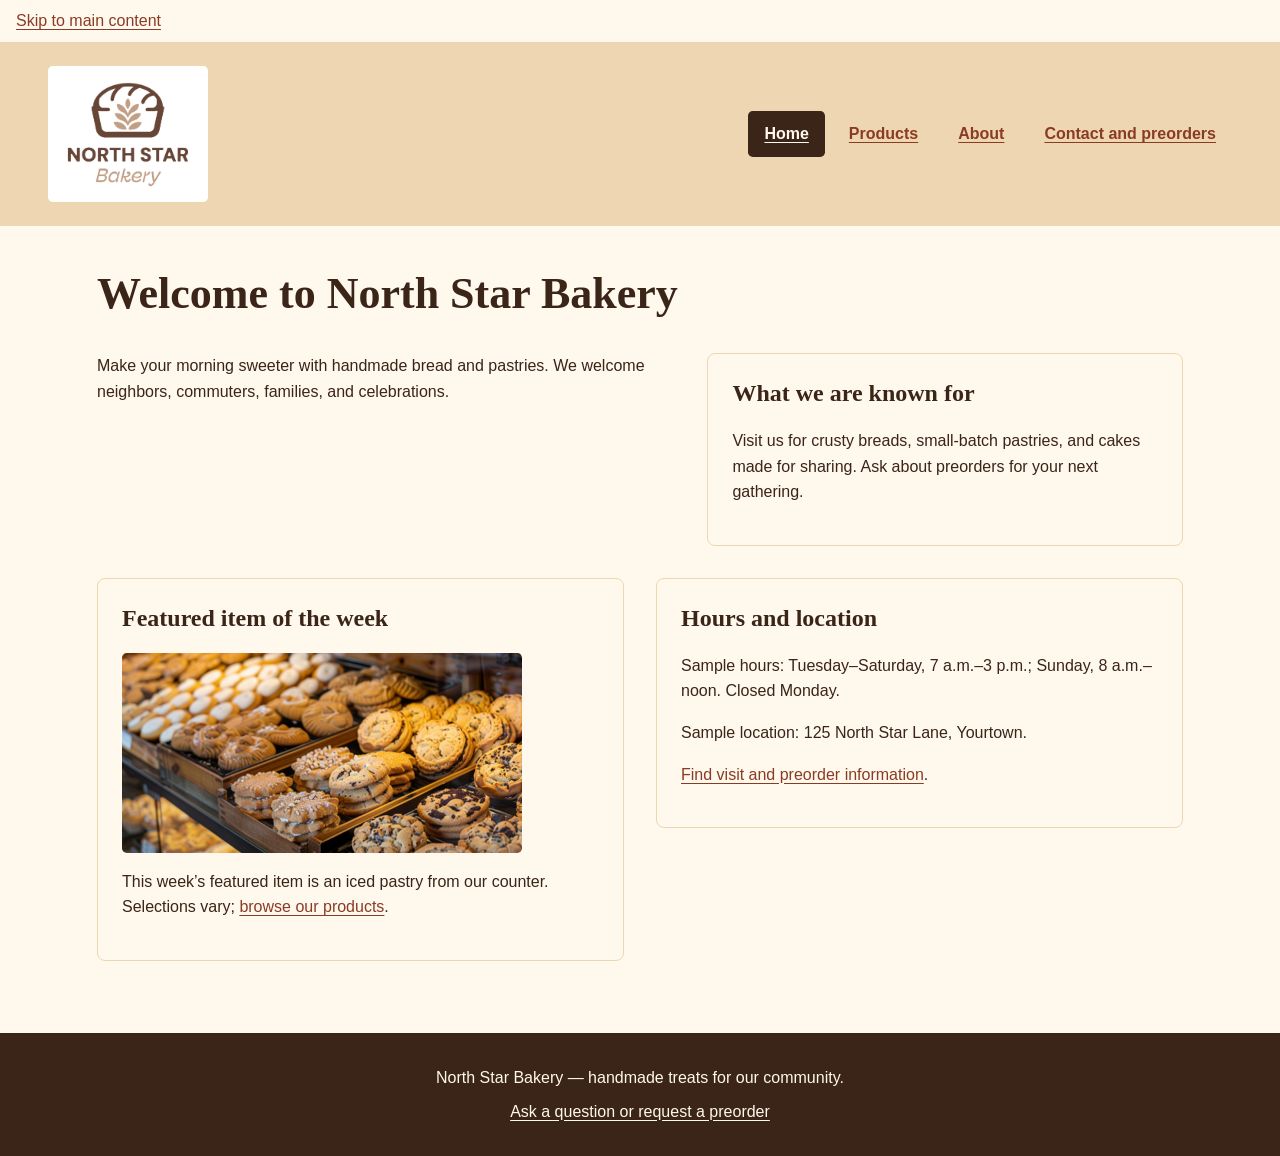
<file: index.html>
<!DOCTYPE html>
<html lang="en">
<head>
  <meta charset="UTF-8">
  <meta name="viewport" content="width=device-width, initial-scale=1">
  <title>Home | North Star Bakery</title>
  <link rel="stylesheet" href="styles.css">
  <script src="script.js" defer></script>
</head>
<body>
  <a href="#main-content">Skip to main content</a>
  <header>
    <img src="assets/bakery-logo_c.png" width="200"
         alt="North Star Bakery logo with a loaf and wheat stalk">
    <nav aria-label="Main navigation">
      <ul>
        <li><a href="index.html" aria-current="page">Home</a></li>
        <li><a href="products.html">Products</a></li>
        <li><a href="about.html">About</a></li>
        <li><a href="contact.html">Contact and preorders</a></li>
      </ul>
    </nav>
  </header>
  <main id="main-content">
    <h1>Welcome to North Star Bakery</h1>
    <p>Make your morning sweeter with handmade bread and pastries.
       We welcome neighbors, commuters, families, and celebrations.</p>
    <section>
      <h2>What we are known for</h2>
      <p>Visit us for crusty breads, small-batch pastries, and cakes
         made for sharing. Ask about preorders for your next gathering.</p>
    </section>
    <section>
      <h2>Featured item of the week</h2>
      <picture>
        <source media="(min-width: 800px)"
                srcset="assets/bakery-feature-large_c.png">
        <img src="assets/bakery-feature-small_c.png" width="400"
             alt="Bakery display filled with cookies and iced pastries">
      </picture>
      <p>This week’s featured item is an iced pastry from our counter.
         Selections vary; <a href="products.html">browse our products</a>.</p>
    </section>
    <section>
      <h2>Hours and location</h2>
      <p>Sample hours: Tuesday–Saturday, 7 a.m.–3 p.m.;
         Sunday, 8 a.m.–noon. Closed Monday.</p>
      <p>Sample location: 125 North Star Lane, Yourtown.</p>
      <p><a href="contact.html">Find visit and preorder information</a>.</p>
    </section>
  </main>
  <footer>
    <p>North Star Bakery — handmade treats for our community.</p>
    <p><a href="contact.html">Ask a question or request a preorder</a></p>
  </footer>
</body>
</html>
</file>
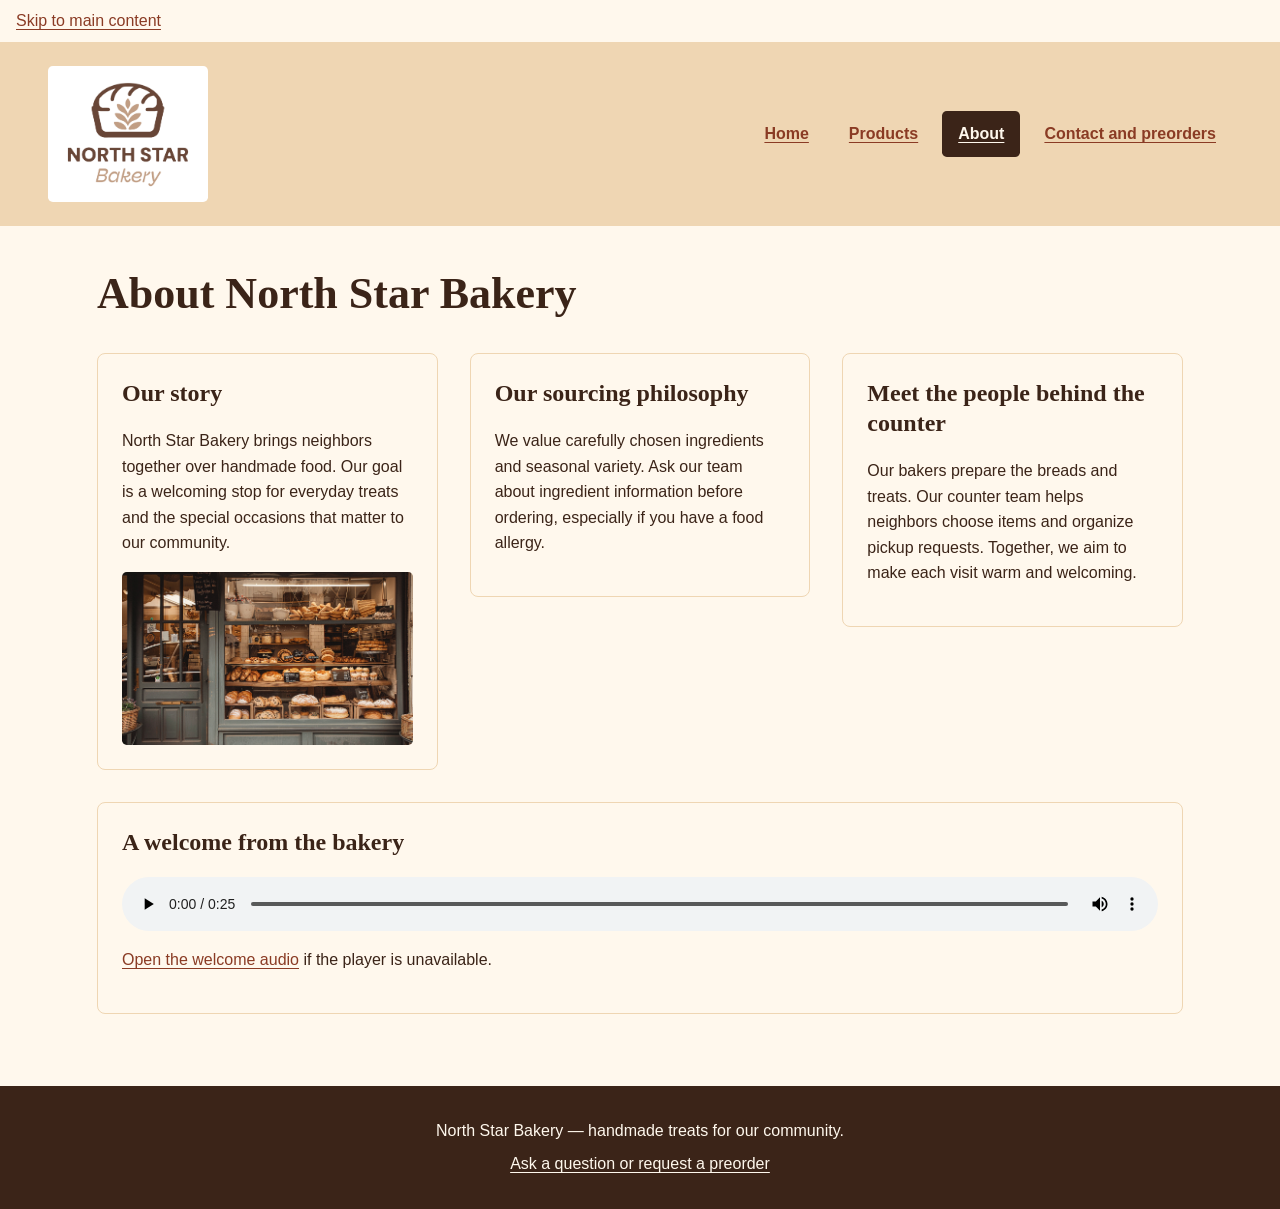
<file: about.html>
<!DOCTYPE html>
<html lang="en">
<head>
  <meta charset="UTF-8">
  <meta name="viewport" content="width=device-width, initial-scale=1">
  <title>About | North Star Bakery</title>
  <link rel="stylesheet" href="styles.css">
  <script src="script.js" defer></script>
</head>
<body>
  <a href="#main-content">Skip to main content</a>
  <header>
    <img src="assets/bakery-logo_c.png" width="200"
         alt="North Star Bakery logo with a loaf and wheat stalk">
    <nav aria-label="Main navigation">
      <ul>
        <li><a href="index.html">Home</a></li>
        <li><a href="products.html">Products</a></li>
        <li><a href="about.html" aria-current="page">About</a></li>
        <li><a href="contact.html">Contact and preorders</a></li>
      </ul>
    </nav>
  </header>
  <main id="main-content">
    <h1>About North Star Bakery</h1>
    <section>
      <h2>Our story</h2>
      <p>North Star Bakery brings neighbors together over handmade
         food. Our goal is a welcoming stop for everyday treats and
         the special occasions that matter to our community.</p>
      <img src="assets/bakery-storefront_c.png" width="450"
           alt="Warmly lit bakery window displaying breads and pastries">
    </section>
    <section>
      <h2>Our sourcing philosophy</h2>
      <p>We value carefully chosen ingredients and seasonal variety.
         Ask our team about ingredient information before ordering,
         especially if you have a food allergy.</p>
    </section>
    <section>
      <h2>Meet the people behind the counter</h2>
      <p>Our bakers prepare the breads and treats. Our counter team
         helps neighbors choose items and organize pickup requests.
         Together, we aim to make each visit warm and welcoming.</p>
    </section>
    <section>
      <h2>A welcome from the bakery</h2>
      <audio controls preload="metadata">
        <source src="assets/bakery-welcome_c.mp3" type="audio/mpeg">
        Your browser does not support audio playback.
        <a href="assets/bakery-welcome_c.mp3">Download the welcome audio</a>.
      </audio>
      <p><a href="assets/bakery-welcome_c.mp3">Open the welcome audio</a>
         if the player is unavailable.</p>
    </section>
  </main>
  <footer>
    <p>North Star Bakery — handmade treats for our community.</p>
    <p><a href="contact.html">Ask a question or request a preorder</a></p>
  </footer>
</body>
</html>
</file>
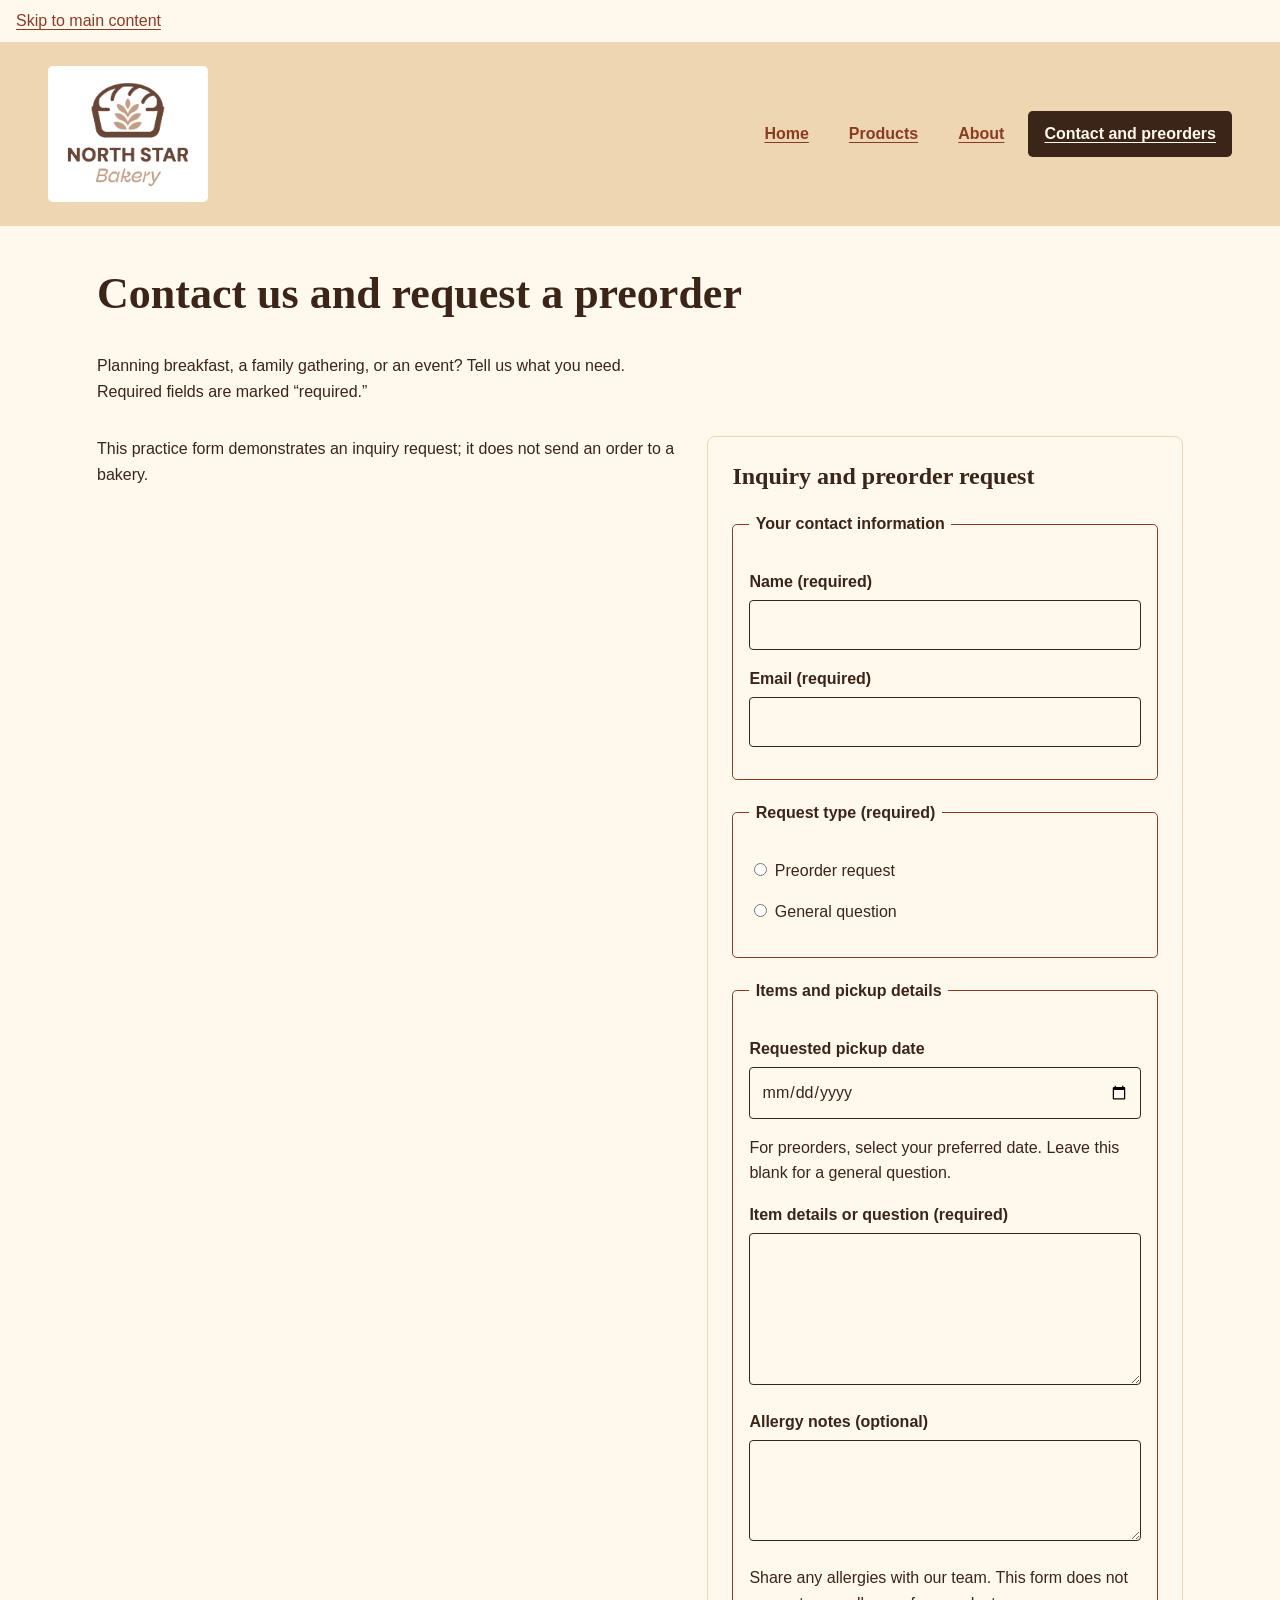
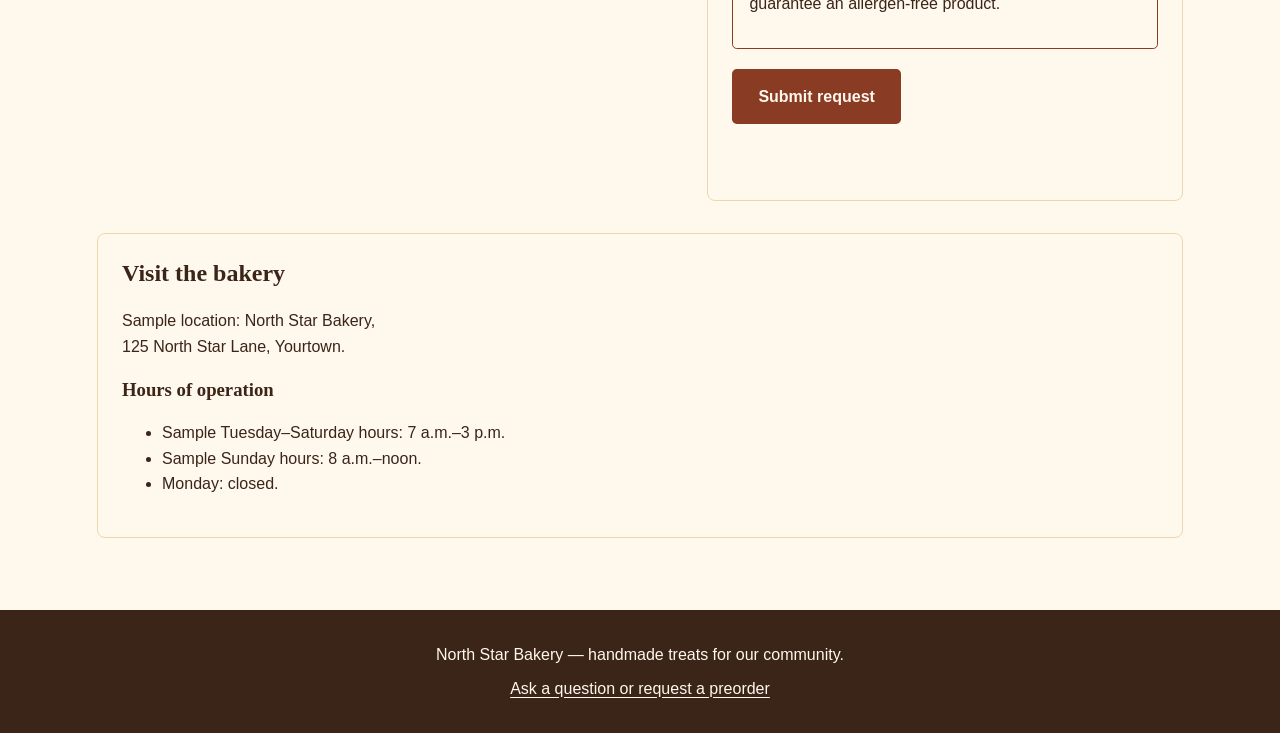
<file: contact.html>
<!DOCTYPE html>
<html lang="en">
<head>
  <meta charset="UTF-8">
  <meta name="viewport" content="width=device-width, initial-scale=1">
  <title>Contact | North Star Bakery</title>
  <link rel="stylesheet" href="styles.css">
  <script src="script.js" defer></script>
</head>
<body>
  <a href="#main-content">Skip to main content</a>
  <header>
    <img src="assets/bakery-logo_c.png" width="200"
         alt="North Star Bakery logo with a loaf and wheat stalk">
    <nav aria-label="Main navigation">
      <ul>
        <li><a href="index.html">Home</a></li>
        <li><a href="products.html">Products</a></li>
        <li><a href="about.html">About</a></li>
        <li><a href="contact.html" aria-current="page">Contact and preorders</a></li>
      </ul>
    </nav>
  </header>
  <main id="main-content">
    <h1>Contact us and request a preorder</h1>
    <p>Planning breakfast, a family gathering, or an event?
       Tell us what you need. Required fields are marked “required.”</p>
    <p>This practice form demonstrates an inquiry request;
       it does not send an order to a bakery.</p>
    <section>
      <h2>Inquiry and preorder request</h2>
      <form action="contact.html" method="get">
        <fieldset>
          <legend>Your contact information</legend>
          <p>
            <label for="name">Name (required)</label>
            <input type="text" id="name" name="name"
                   autocomplete="name" maxlength="100" required>
          </p>
          <p>
            <label for="email">Email (required)</label>
            <input type="email" id="email" name="email"
                   autocomplete="email" maxlength="254" required>
          </p>
        </fieldset>
        <fieldset>
          <legend>Request type (required)</legend>
          <p>
            <input type="radio" id="preorder" name="request_type"
                   value="preorder" required>
            <label for="preorder">Preorder request</label>
          </p>
          <p>
            <input type="radio" id="question" name="request_type"
                   value="question" required>
            <label for="question">General question</label>
          </p>
        </fieldset>
        <fieldset>
          <legend>Items and pickup details</legend>
          <p>
            <label for="pickup">Requested pickup date</label>
            <input type="date" id="pickup" name="pickup_date"
                   aria-describedby="pickup-help">
          </p>
          <p id="pickup-help">For preorders, select your preferred date.
             Leave this blank for a general question.</p>
          <p>
            <label for="details">Item details or question (required)</label>
            <textarea id="details" name="item_details" rows="5"
                      cols="40" maxlength="1500" required></textarea>
          </p>
          <p>
            <label for="allergies">Allergy notes (optional)</label>
            <textarea id="allergies" name="allergy_notes" rows="3"
                      cols="40" maxlength="1000"
                      aria-describedby="allergy-help"></textarea>
          </p>
          <p id="allergy-help">Share any allergies with our team.
             This form does not guarantee an allergen-free product.</p>
        </fieldset>
        <button type="submit">Submit request</button>
      </form>
    </section>
    <section>
      <h2>Visit the bakery</h2>
      <address>Sample location: North Star Bakery,<br>
        125 North Star Lane, Yourtown.</address>
      <h3>Hours of operation</h3>
      <ul>
        <li>Sample Tuesday–Saturday hours: 7 a.m.–3 p.m.</li>
        <li>Sample Sunday hours: 8 a.m.–noon.</li>
        <li>Monday: closed.</li>
      </ul>
    </section>
  </main>
  <footer>
    <p>North Star Bakery — handmade treats for our community.</p>
    <p><a href="contact.html">Ask a question or request a preorder</a></p>
  </footer>
</body>
</html>
</file>
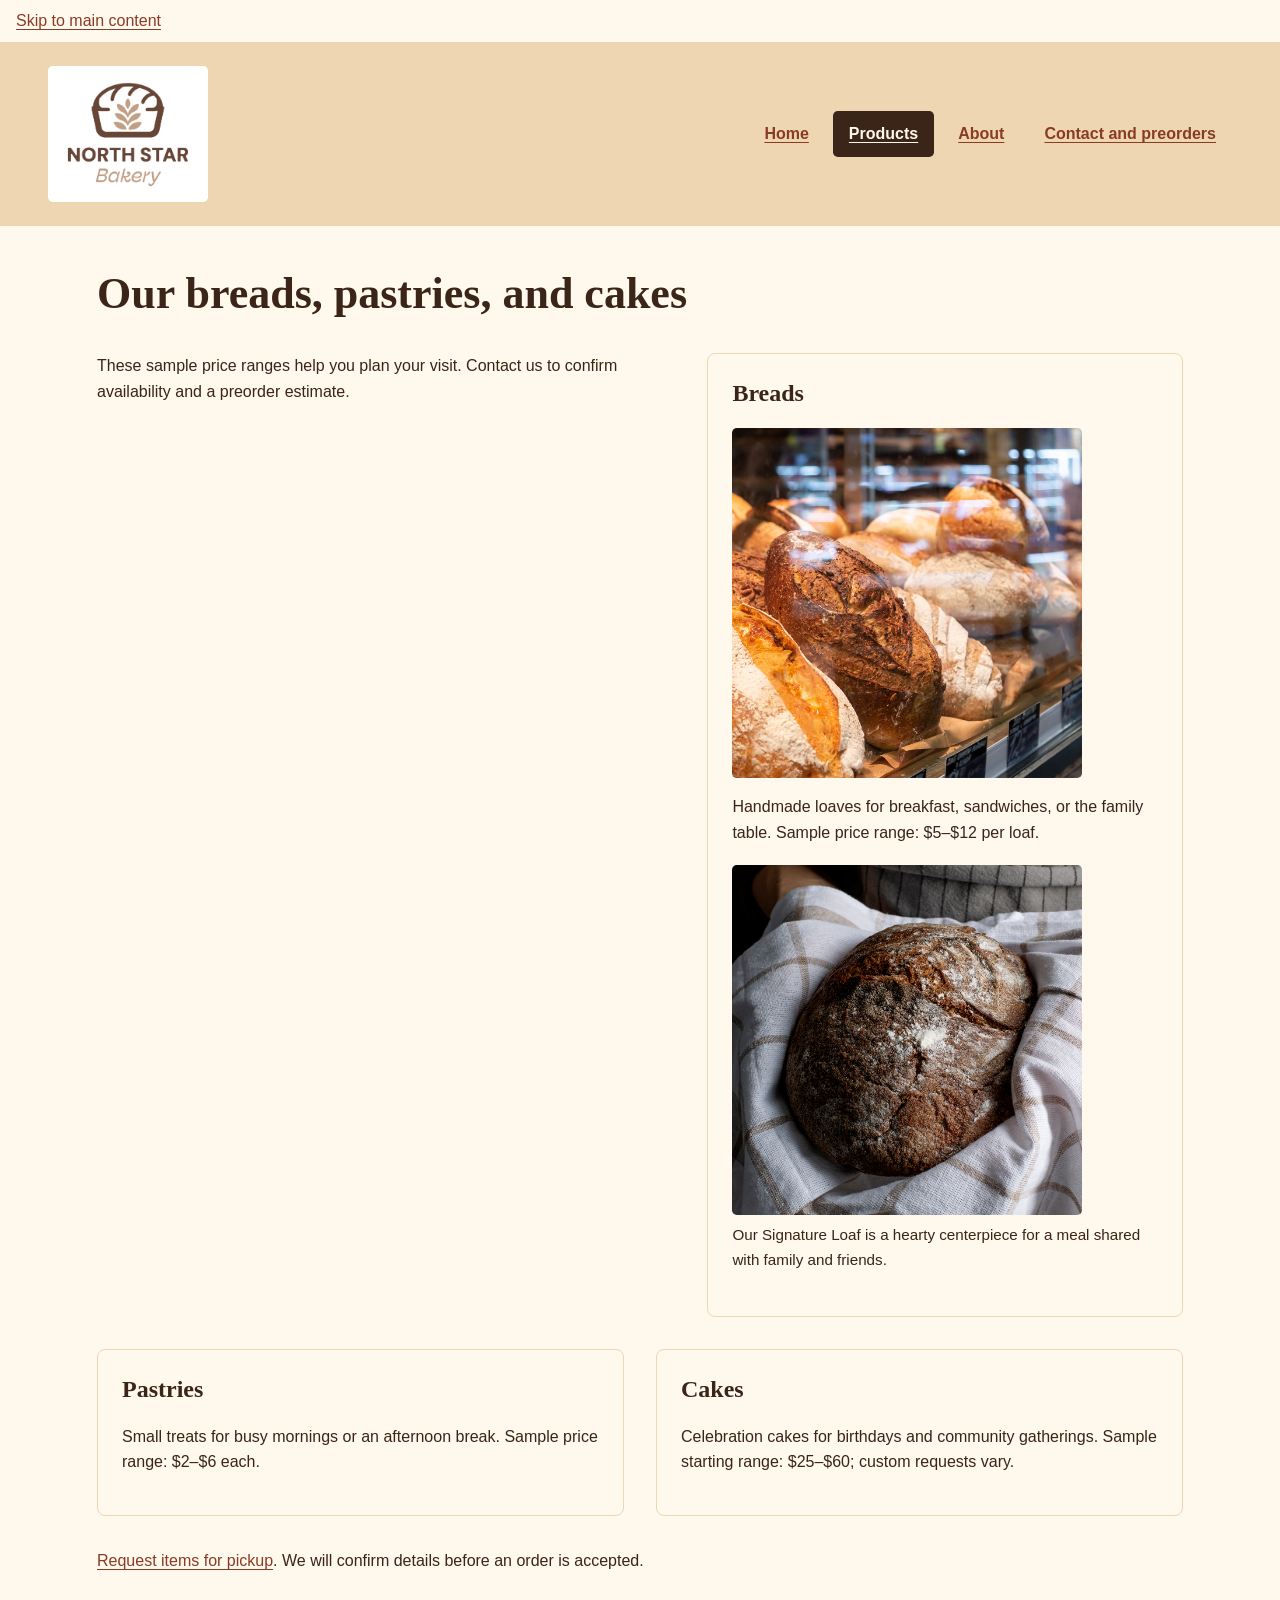
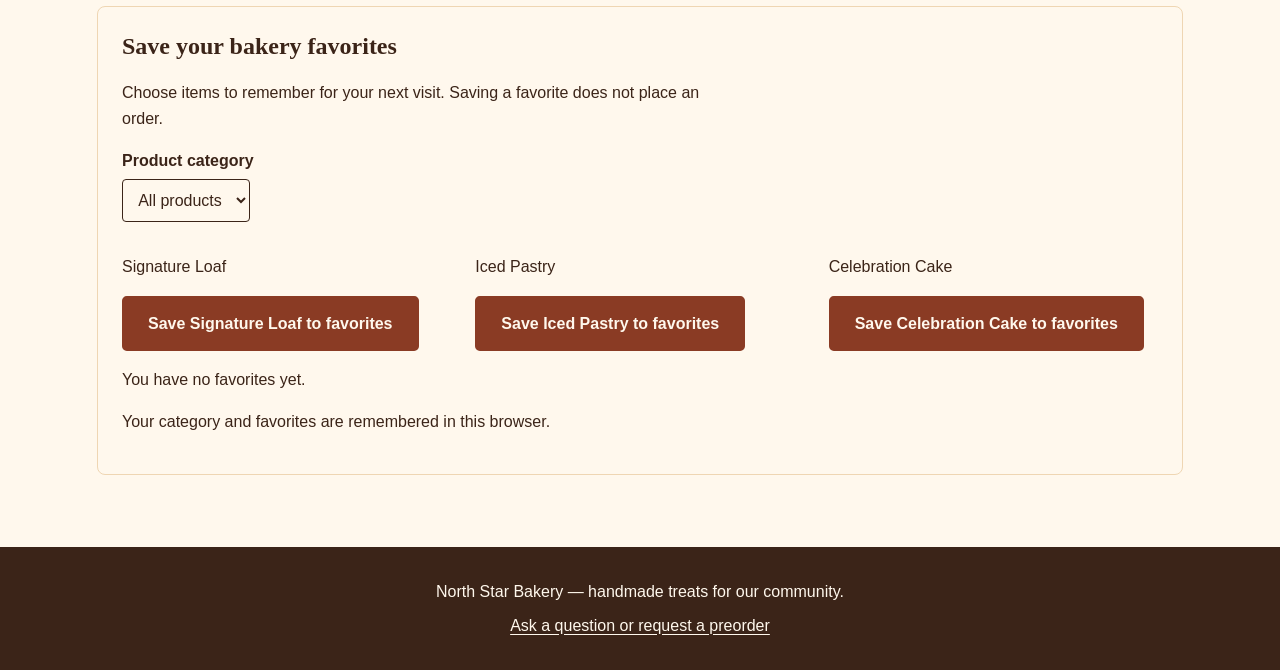
<file: products.html>
<!DOCTYPE html>
<html lang="en">
<head>
  <meta charset="UTF-8">
  <meta name="viewport" content="width=device-width, initial-scale=1">
  <title>Products | North Star Bakery</title>
  <link rel="stylesheet" href="styles.css">
  <script src="script.js" defer></script>
</head>
<body>
  <a href="#main-content">Skip to main content</a>
  <header>
    <img src="assets/bakery-logo_c.png" width="200"
         alt="North Star Bakery logo with a loaf and wheat stalk">
    <nav aria-label="Main navigation">
      <ul>
        <li><a href="index.html">Home</a></li>
        <li><a href="products.html" aria-current="page">Products</a></li>
        <li><a href="about.html">About</a></li>
        <li><a href="contact.html">Contact and preorders</a></li>
      </ul>
    </nav>
  </header>
  <main id="main-content">
    <h1>Our breads, pastries, and cakes</h1>
    <p>These sample price ranges help you plan your visit.
       Contact us to confirm availability and a preorder estimate.</p>
    <section>
      <h2>Breads</h2>
      <img src="assets/bakery-bread_c.png" width="350"
           alt="Assorted golden and dark-crusted bread loaves on display">
      <p>Handmade loaves for breakfast, sandwiches, or the family table.
         Sample price range: $5–$12 per loaf.</p>
      <figure>
        <img src="assets/bakery-signature-loaf_c.png" width="350"
             alt="Round flour-dusted loaf with a scored, dark crust">
        <figcaption>Our Signature Loaf is a hearty centerpiece
          for a meal shared with family and friends.</figcaption>
      </figure>
    </section>
    <section>
      <h2>Pastries</h2>
      <p>Small treats for busy mornings or an afternoon break.
         Sample price range: $2–$6 each.</p>
    </section>
    <section>
      <h2>Cakes</h2>
      <p>Celebration cakes for birthdays and community gatherings.
         Sample starting range: $25–$60; custom requests vary.</p>
    </section>
    <p><a href="contact.html">Request items for pickup</a>.
       We will confirm details before an order is accepted.</p>
  </main>
  <footer>
    <p>North Star Bakery — handmade treats for our community.</p>
    <p><a href="contact.html">Ask a question or request a preorder</a></p>
  </footer>
</body>
</html>
</file>
<file: styles.css>
/* North Star Bakery: shared mobile-first styles */
:root {
  --cream: #fff8ed;
  --brown: #3b2418;
  --rust: #8a3b24;
  --wheat: #efd6b3;
}

* {
  box-sizing: border-box;
}

body {
  margin: 0;
  background: var(--cream);
  color: var(--brown);
  font-family: Arial, sans-serif;
  font-size: 1rem;
  line-height: 1.6;
}

h1,
h2,
h3 {
  font-family: Georgia, serif;
  line-height: 1.25;
}

h1 {
  font-size: 2rem;
}

h2 {
  font-size: 1.5rem;
}

a {
  color: var(--rust);
  text-underline-offset: 0.2em;
}

a:hover {
  text-decoration-thickness: 0.15em;
}

a:focus-visible,
button:focus-visible,
input:focus-visible,
textarea:focus-visible {
  outline: 3px solid var(--rust);
  outline-offset: 4px;
}

/* Keep the skip link available to keyboard users */
body > a[href="#main-content"] {
  display: block;
  padding: 0.5rem 1rem;
}

header {
  display: flex;
  flex-direction: column;
  align-items: center;
  gap: 1rem;
  padding: 1.5rem;
  background: var(--wheat);
}

header img {
  width: 160px;
}

nav ul {
  display: flex;
  flex-wrap: wrap;
  justify-content: center;
  gap: 0.5rem;
  padding: 0;
  margin: 0;
  list-style: none;
}

nav a {
  display: block;
  padding: 0.65rem 1rem;
  border-radius: 0.3rem;
  font-weight: bold;
}

nav a:hover,
nav a[aria-current="page"] {
  background: var(--brown);
  color: var(--cream);
}

main {
  display: flex;
  flex-direction: column;
  gap: 1.5rem;
  width: 100%;
  max-width: 1150px;
  margin: 0 auto;
  padding: 1.5rem 1rem;
}

main > h1,
main > p {
  margin: 0;
}

section {
  min-width: 0;
  padding: 1.25rem;
  border: 1px solid var(--wheat);
  border-radius: 0.5rem;
}

section > h2:first-child {
  margin-top: 0;
}

p {
  max-width: 65ch;
}

img,
picture,
audio,
video {
  display: block;
  max-width: 100%;
}

img,
video {
  height: auto;
  border-radius: 0.3rem;
}

audio {
  width: 100%;
}

figure {
  margin: 1.25rem 0;
}

figcaption {
  margin-top: 0.5rem;
  font-size: 0.95rem;
}

form {
  display: flex;
  flex-direction: column;
  gap: 1.25rem;
}

fieldset {
  min-width: 0;
  margin: 0;
  padding: 1rem;
  border: 1px solid var(--rust);
  border-radius: 0.3rem;
}

legend {
  padding: 0 0.4rem;
  font-weight: bold;
}

label {
  display: block;
  margin-bottom: 0.35rem;
  font-weight: bold;
}

input,
textarea,
button {
  font: inherit;
}

input:not([type="radio"]),
textarea {
  width: 100%;
  min-width: 0;
  padding: 0.7rem;
  border: 1px solid var(--brown);
  border-radius: 0.25rem;
  background: var(--cream);
  color: var(--brown);
}

textarea {
  resize: vertical;
}

input[type="radio"] {
  accent-color: var(--rust);
}

input[type="radio"] + label {
  display: inline;
  font-weight: normal;
}

button {
  align-self: flex-start;
  padding: 0.8rem 1.5rem;
  border: 2px solid var(--rust);
  border-radius: 0.3rem;
  background: var(--rust);
  color: var(--cream);
  font-weight: bold;
  cursor: pointer;
}

button:hover {
  background: var(--brown);
  border-color: var(--brown);
}

address {
  font-style: normal;
}

footer {
  margin-top: 2rem;
  padding: 1.5rem;
  background: var(--brown);
  color: var(--cream);
  text-align: center;
}

footer p {
  margin: 0.5rem auto;
}

footer a {
  color: var(--cream);
}

/* Larger screens: horizontal header and flexible columns */
@media (min-width: 800px) {
  header {
    flex-direction: row;
    justify-content: space-between;
    padding: 1.5rem 3rem;
  }

  main {
    flex-direction: row;
    flex-wrap: wrap;
    align-items: flex-start;
    gap: 2rem;
    padding: 2.5rem 2rem;
  }

  main > h1,
  main > p {
    flex-basis: 100%;
  }

  main > section {
    flex: 1 1 300px;
  }

  h1 {
    font-size: 2.75rem;
  }

  section {
    padding: 1.5rem;
  }
}
/* Touchstone 4 interactive controls and validation */
#bakery-favorites {
  flex-basis: 100%;
}

#category-filter {
  max-width: 100%;
  padding: 0.7rem;
  font: inherit;
  color: var(--brown);
  background: var(--cream);
  border: 1px solid var(--brown);
  border-radius: 0.25rem;
}

#category-filter:focus-visible {
  outline: 3px solid var(--rust);
  outline-offset: 4px;
}

#product-options {
  display: flex;
  flex-wrap: wrap;
  gap: 1.5rem;
  padding: 0;
  list-style: none;
}

#product-options li {
  flex: 1 1 220px;
  min-width: 0;
}

#product-options button {
  max-width: 100%;
  white-space: normal;
}

#product-options button[aria-pressed="true"] {
  background: var(--brown);
  border-color: var(--brown);
}

.field-error {
  margin: 0.4rem 0;
  color: var(--rust);
  font-weight: bold;
}

.field-error:empty {
  display: none;
}

[aria-invalid="true"] {
  border: 2px solid var(--rust);
}
</file>
